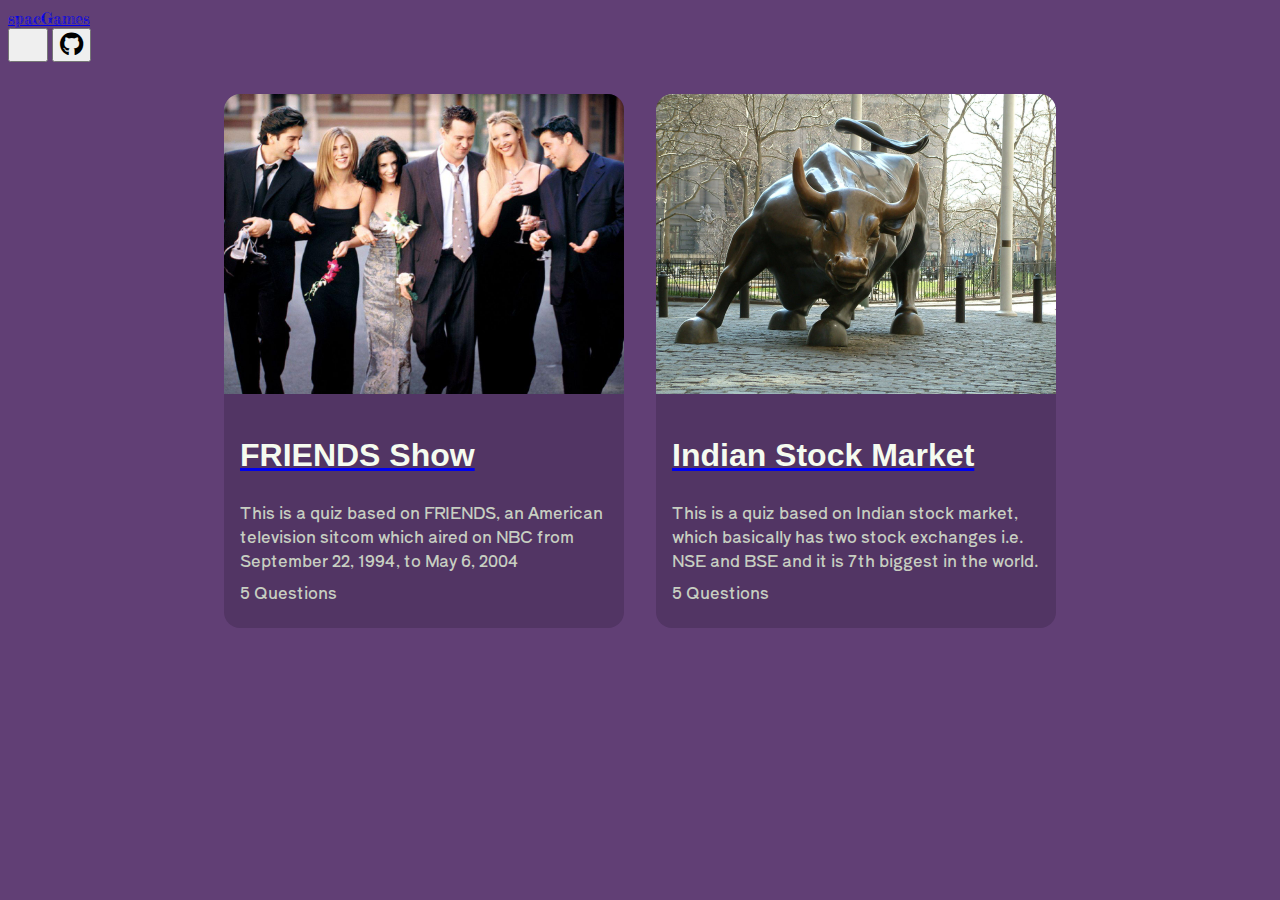
<file: index.html>
<!DOCTYPE html>
<html lang="en">
<head>
    <meta charset="UTF-8">
    <meta http-equiv="X-UA-Compatible" content="IE=edge">
    <meta name="viewport" content="width=device-width, initial-scale=1.0">
    <link rel="stylesheet" href="/style/base.css">
    <title>spacGames</title>
</head>
<body>
    <div class="navbar-section">
        <div class="navbar-brand">
            <a href="#" class="brand-link"><span>spacGames</span></a>
        </div>
        <div class="navbar-actions">
            <a href="./rule-page.html" class="category-link"><button class="navbar-icon-btn"><i class="far fa-clipboard-check"></i></button></a>
            <a href="#" class="category-link"><button class="navbar-icon-btn"><i class="fab fa-github"></i></button></a>
        </div>
    </div>

    <div class="quiz-category">
        <div class="quiz-item">
            <img src="/Asset/friends2.jpg" alt="FRIENDS image" class="quiz-image">
            <div class="quiz-detail">
                <a href="/question-page.html"><h2 class="Quiz-title">FRIENDS Show</h2></a>
                <p class="quiz-subtitle">This is a quiz based on FRIENDS, an American television sitcom which aired on NBC from September 22, 1994, to May 6, 2004</p>
                <p class="quiz-subtitle">5 Questions</p>
            </div>
        </div>

        <div class="quiz-item">
            <img src="/Asset/stock-market.jpg" alt="FRIENDS image" class="quiz-image">
            <div class="quiz-detail">
                <a href="/question-page.html"><h2 class="Quiz-title">Indian Stock Market</h2></a>
                <p class="quiz-subtitle">This is a quiz based on Indian stock market, which basically has two stock exchanges i.e. NSE and BSE and it is 7th biggest in the world.</p>
                <p class="quiz-subtitle">5 Questions</p>
            </div>
        </div>
    </div>
</body>
</html>
</file>
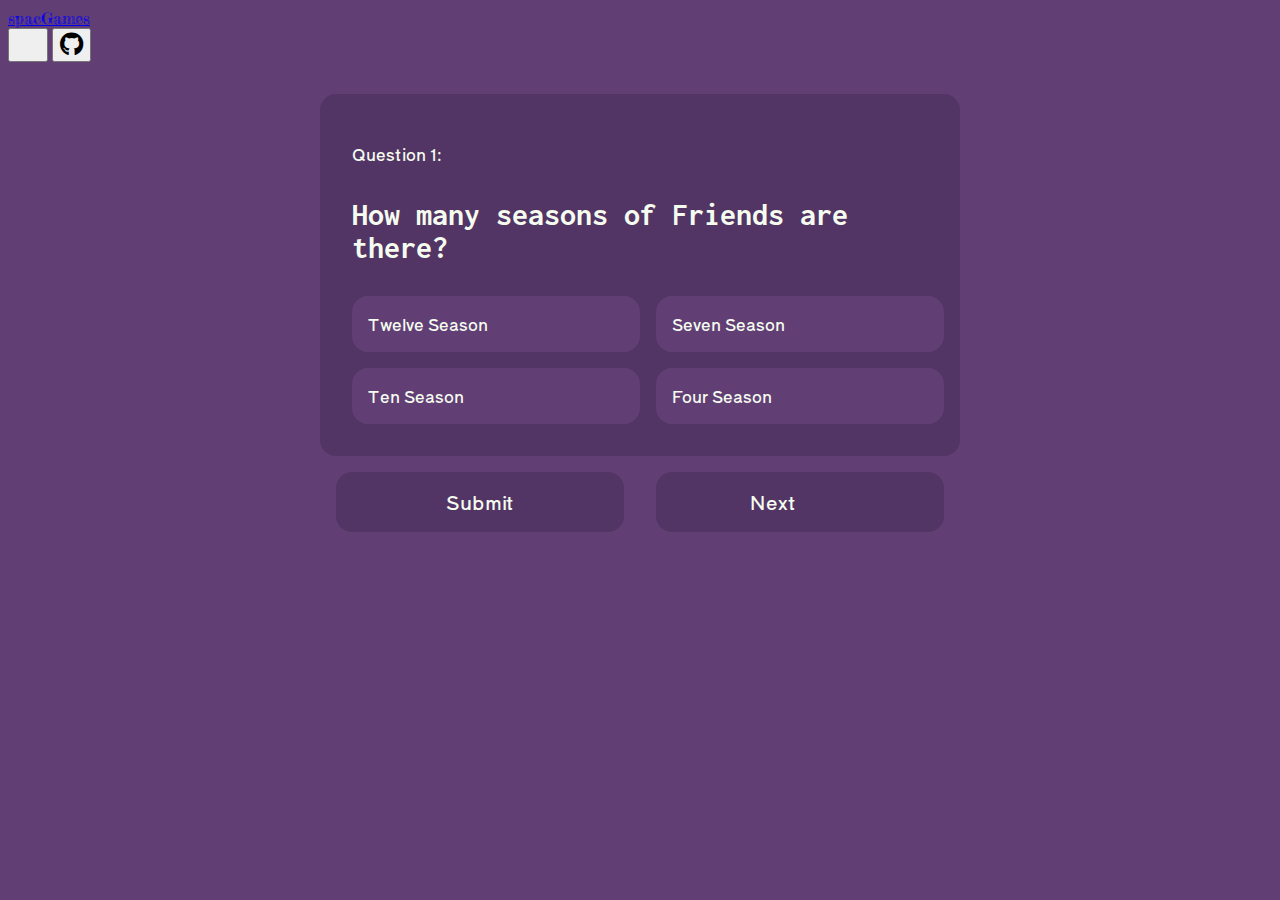
<file: question-page.html>
<!DOCTYPE html>
<html lang="en">
<head>
    <meta charset="UTF-8">
    <meta http-equiv="X-UA-Compatible" content="IE=edge">
    <meta name="viewport" content="width=device-width, initial-scale=1.0">
    <link rel="stylesheet" href="/style/base.css">
    <title>spacGames - Questions</title>
</head>
<body>
    <div class="navbar-section">
        <div class="navbar-brand">
            <a href="./index.html" class="brand-link"><span>spacGames</span></a>
        </div>
        <div class="navbar-actions">
            <a href="./rule-page.html" class="category-link"><button class="navbar-icon-btn"><i class="far fa-clipboard-check"></i></button></a>
            <a href="#" class="category-link"><button class="navbar-icon-btn"><i class="fab fa-github"></i></button></a>
        </div>
    </div>
    <div class="quiz-question-section">
        <div class="question-container">
            <div class="question-title">
                Question 1:
            </div>
            <div class="question-text">
                How many seasons of Friends are there?
            </div>
            <div class="options-section">
                <button class="option-btn option1">Twelve Season</button>
                <button class="option-btn option2">Seven Season</button>
                <button class="option-btn option3">Ten Season</button>
                <button class="option-btn option4">Four Season</button>
            </div>
        </div>

        <div class="quiz-navigation">
            <button class="quiz-btn"><a href="/result-page.html">Submit</a></button>
            <button class="quiz-btn">Next <i class="far fa-angle-right"></i></button>
        </div>
    </div>
</body>
</html>
</file>
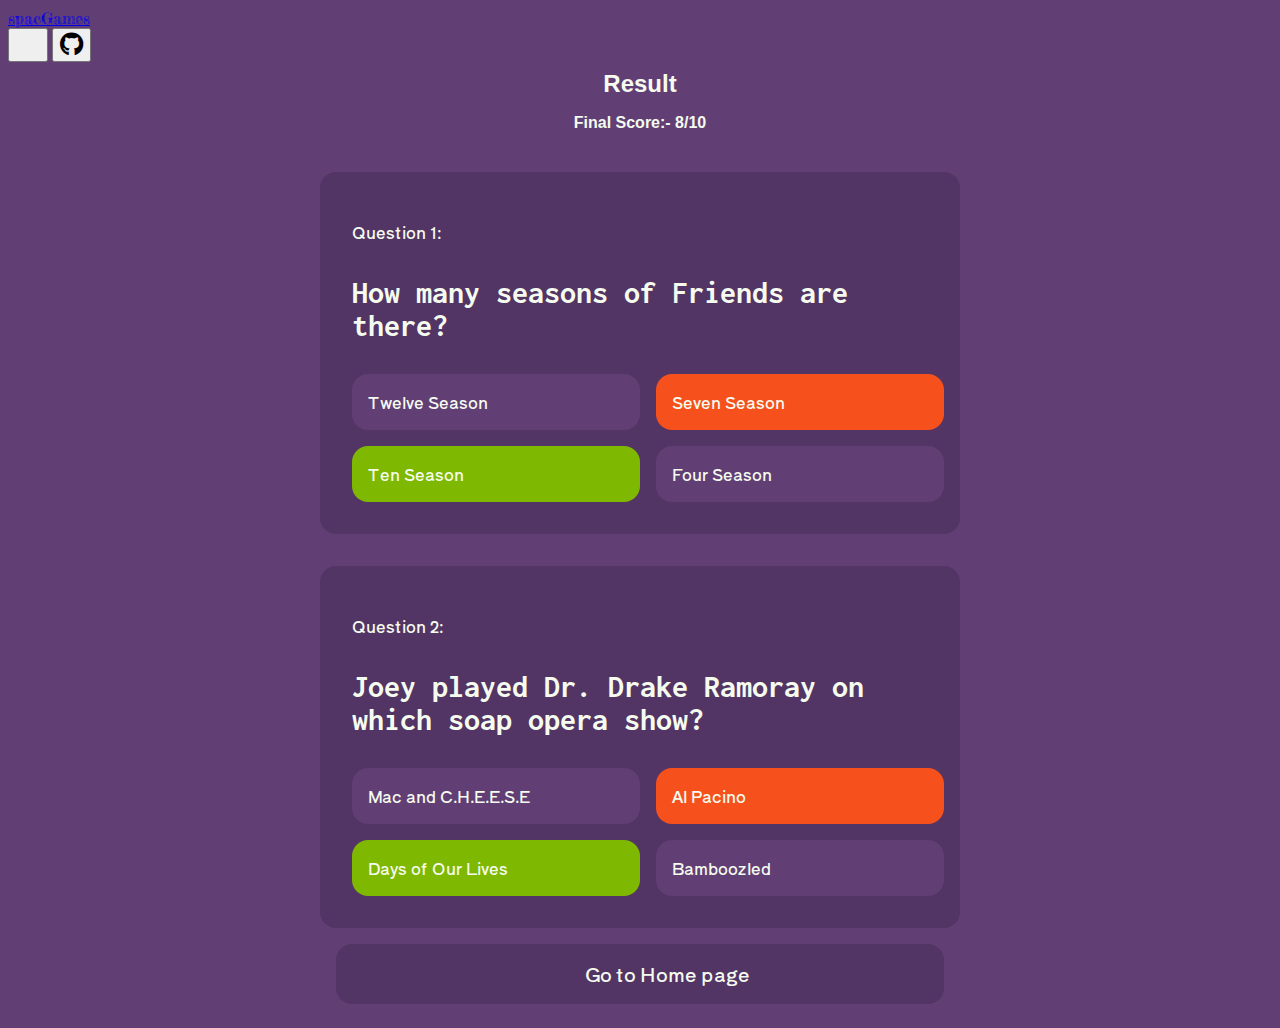
<file: result-page.html>
<!DOCTYPE html>
<html lang="en">
<head>
    <meta charset="UTF-8">
    <meta http-equiv="X-UA-Compatible" content="IE=edge">
    <meta name="viewport" content="width=device-width, initial-scale=1.0">
    <link rel="stylesheet" href="/style/base.css">
    <title>spacGames - Result</title>
</head>
<body>
    <div class="navbar-section">
        <div class="navbar-brand">
            <a href="./index.html" class="brand-link"><span>spacGames</span></a>
        </div>
        <div class="navbar-actions">
            <a href="./rule-page.html" class="category-link"><button class="navbar-icon-btn"><i class="far fa-clipboard-check"></i></button></a>
            <a href="#" class="category-link"><button class="navbar-icon-btn"><i class="fab fa-github"></i></button></a>
        </div>
    </div>

    <div class="result-section">
        <div class="result-header">
            <h2>Result</h2>
            <h4>Final Score:- 8/10</h4>
        </div>

        <div class="question-container">
            <div class="question-title">
                Question 1:
            </div>
            <div class="question-text">
                How many seasons of Friends are there?
            </div>
            <div class="options-section">
                <button class="option-btn option1">Twelve Season</button>
                <button class="option-btn option2">Seven Season</button>
                <button class="option-btn option3">Ten Season</button>
                <button class="option-btn option4">Four Season</button>
            </div>
        </div>

        <div class="question-container">
            <div class="question-title">
                Question 2:
            </div>
            <div class="question-text">
                Joey played Dr. Drake Ramoray on which soap opera show?
            </div>
            <div class="options-section">
                <button class="option-btn option1">Mac and C.H.E.E.S.E</button>
                <button class="option-btn option2">Al Pacino</button>
                <button class="option-btn option3">Days of Our Lives</button>
                <button class="option-btn option4">Bamboozled</button>
            </div>
        </div>

        <div class="quiz-navigation">
            <button class="quiz-btn"><i class="far fa-angle-left"></i> <a href="/index.html">Go to Home page</a></button>
        </div>
    </div>
</body>
</html>
</file>
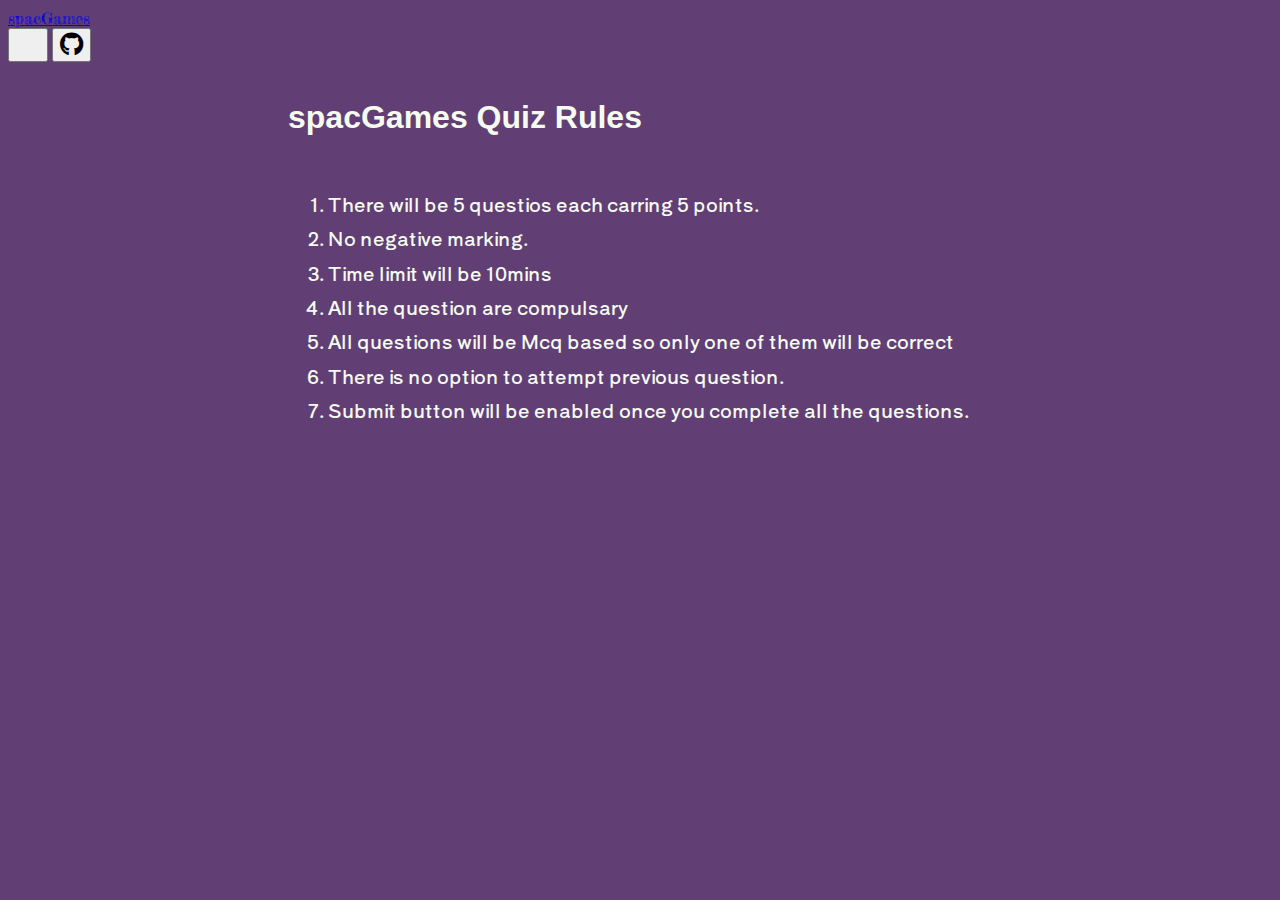
<file: rule-page.html>
<!DOCTYPE html>
<html lang="en">
<head>
    <meta charset="UTF-8">
    <meta http-equiv="X-UA-Compatible" content="IE=edge">
    <meta name="viewport" content="width=device-width, initial-scale=1.0">
    <link rel="stylesheet" href="/style/base.css">
    <title>spacGames</title>
</head>
<body>
    <div class="navbar-section">
        <div class="navbar-brand">
            <a href="./index.html" class="brand-link"><span>spacGames</span></a>
        </div>
        <div class="navbar-actions">
            <a href="#" class="category-link"><button class="navbar-icon-btn"><i class="far fa-clipboard-check"></i></button></a>
            <a href="#" class="category-link"><button class="navbar-icon-btn"><i class="fab fa-github"></i></button></a>
        </div>
    </div>

    <div class="quiz-rule-section">
        <h1 class="quiz-rule-title">spacGames Quiz Rules</h1>
        <div class="rule-list-container">
            <ol class="rule-list">
                <li class="rule-item">There will be 5 questios each carring 5 points.</li>
                <li class="rule-item">No negative marking.</li>
                <li class="rule-item">Time limit will be 10mins</li>
                <li class="rule-item">All the question are compulsary</li>
                <li class="rule-item">All questions will be Mcq based so only one of them will be correct</li>
                <li class="rule-item">There is no option to attempt previous question.</li>
                <li class="rule-item">Submit button will be enabled once you complete all the questions.</li>
            </ol>
        </div>
    </div>
</body>
</html>
</file>
<file: style/base.css>
@import url('https://fonts.googleapis.com/css2?family=Fredericka+the+Great&family=Inconsolata:wght@700&family=Roboto+Mono:wght@600&family=Shippori+Antique+B1&display=swap');
@import url('https://pro.fontawesome.com/releases/v5.10.0/css/all.css');
@import url('https://spacui.netlify.app/style.css');
@import url(home.css);
@import url(question-page.css);
@import url(result-page.css);
@import url(rule-page.css);


:root{
    --primary-color: #613F75;
    --primary-shadow-color: #523564;
    --secondary-color: #F5FBEF;
    --secondary-shadow-color: #c7cec1;

    --brand-font: 'Fredericka the Great', cursive;
    --primary-font: -apple-system, BlinkMacSystemFont, 'Segoe UI', Roboto, Oxygen, Ubuntu, Cantarell, 'Open Sans', 'Helvetica Neue', sans-serif;
    --secondary-font: 'Inconsolata', monospace;
    --ternary-font: 'Shippori Antique B1', sans-serif;
}



body{
    background-color: var(--primary-color);
}
</file>
